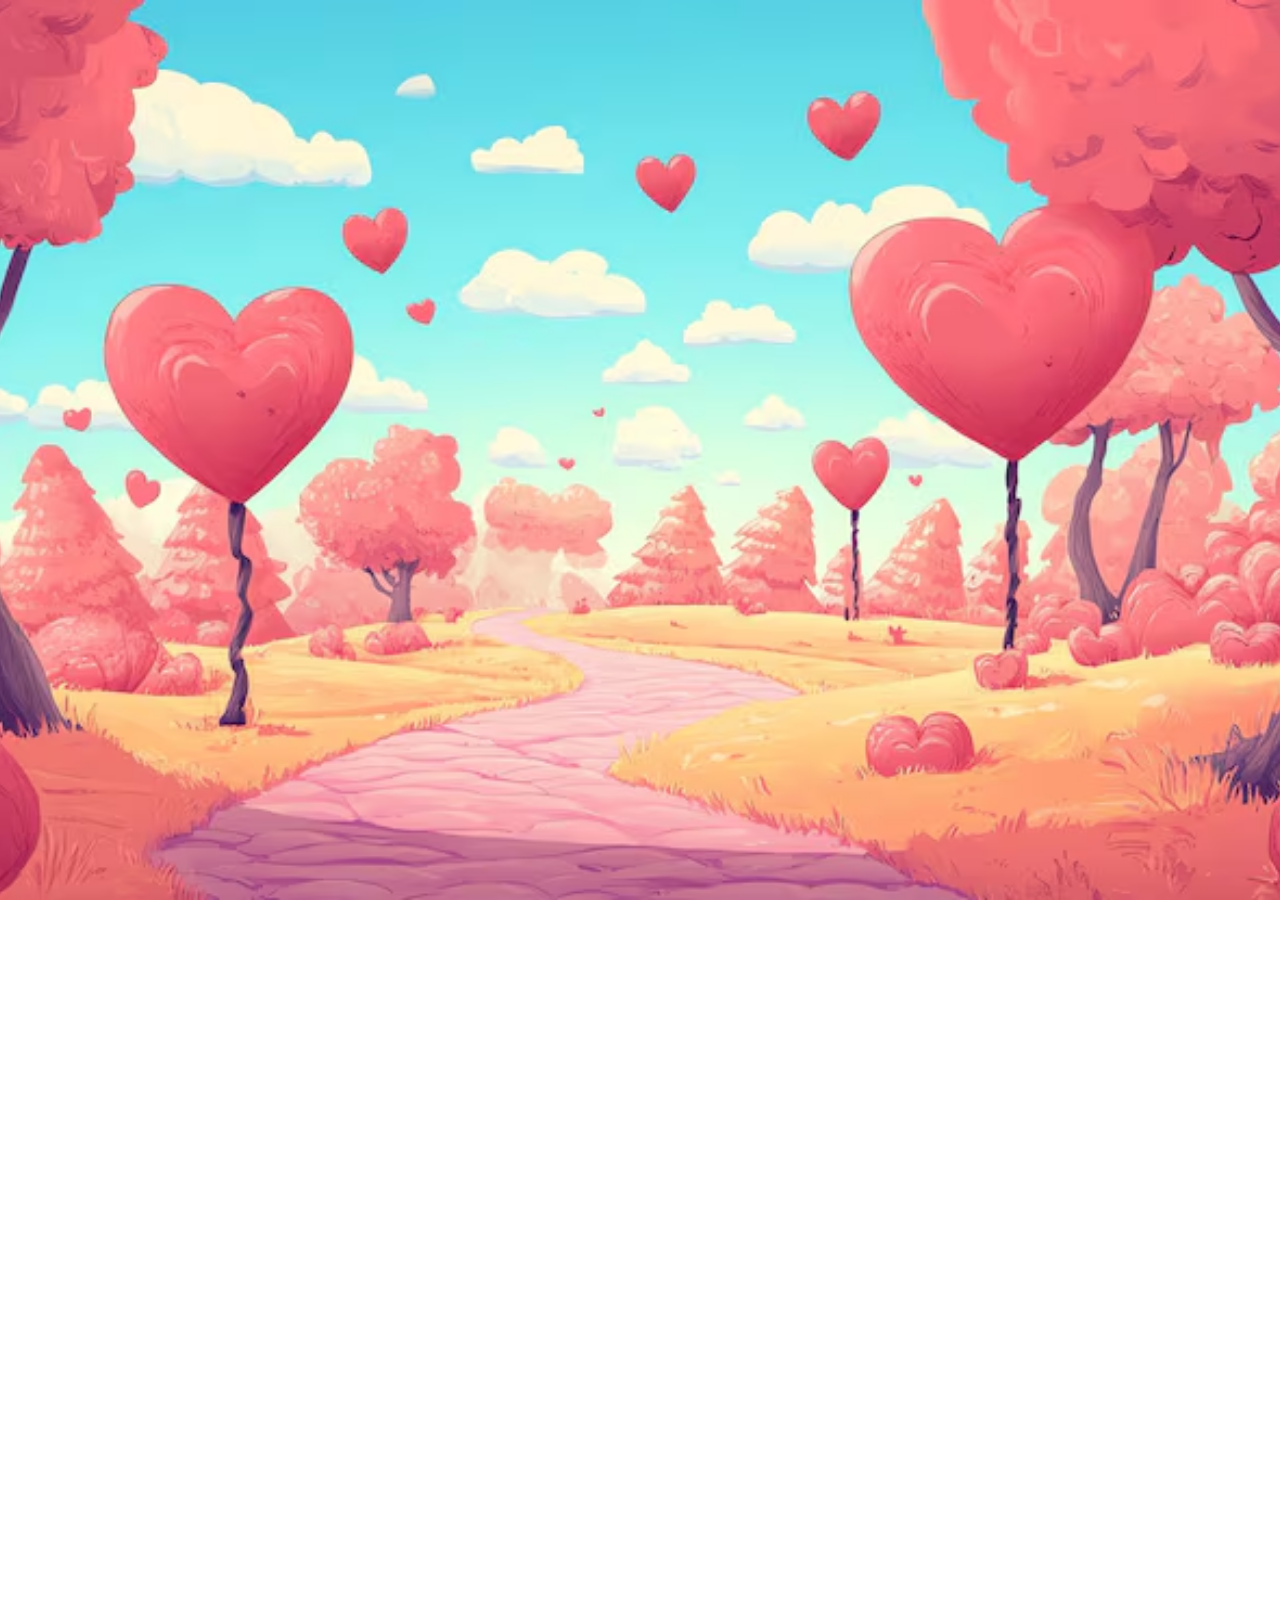
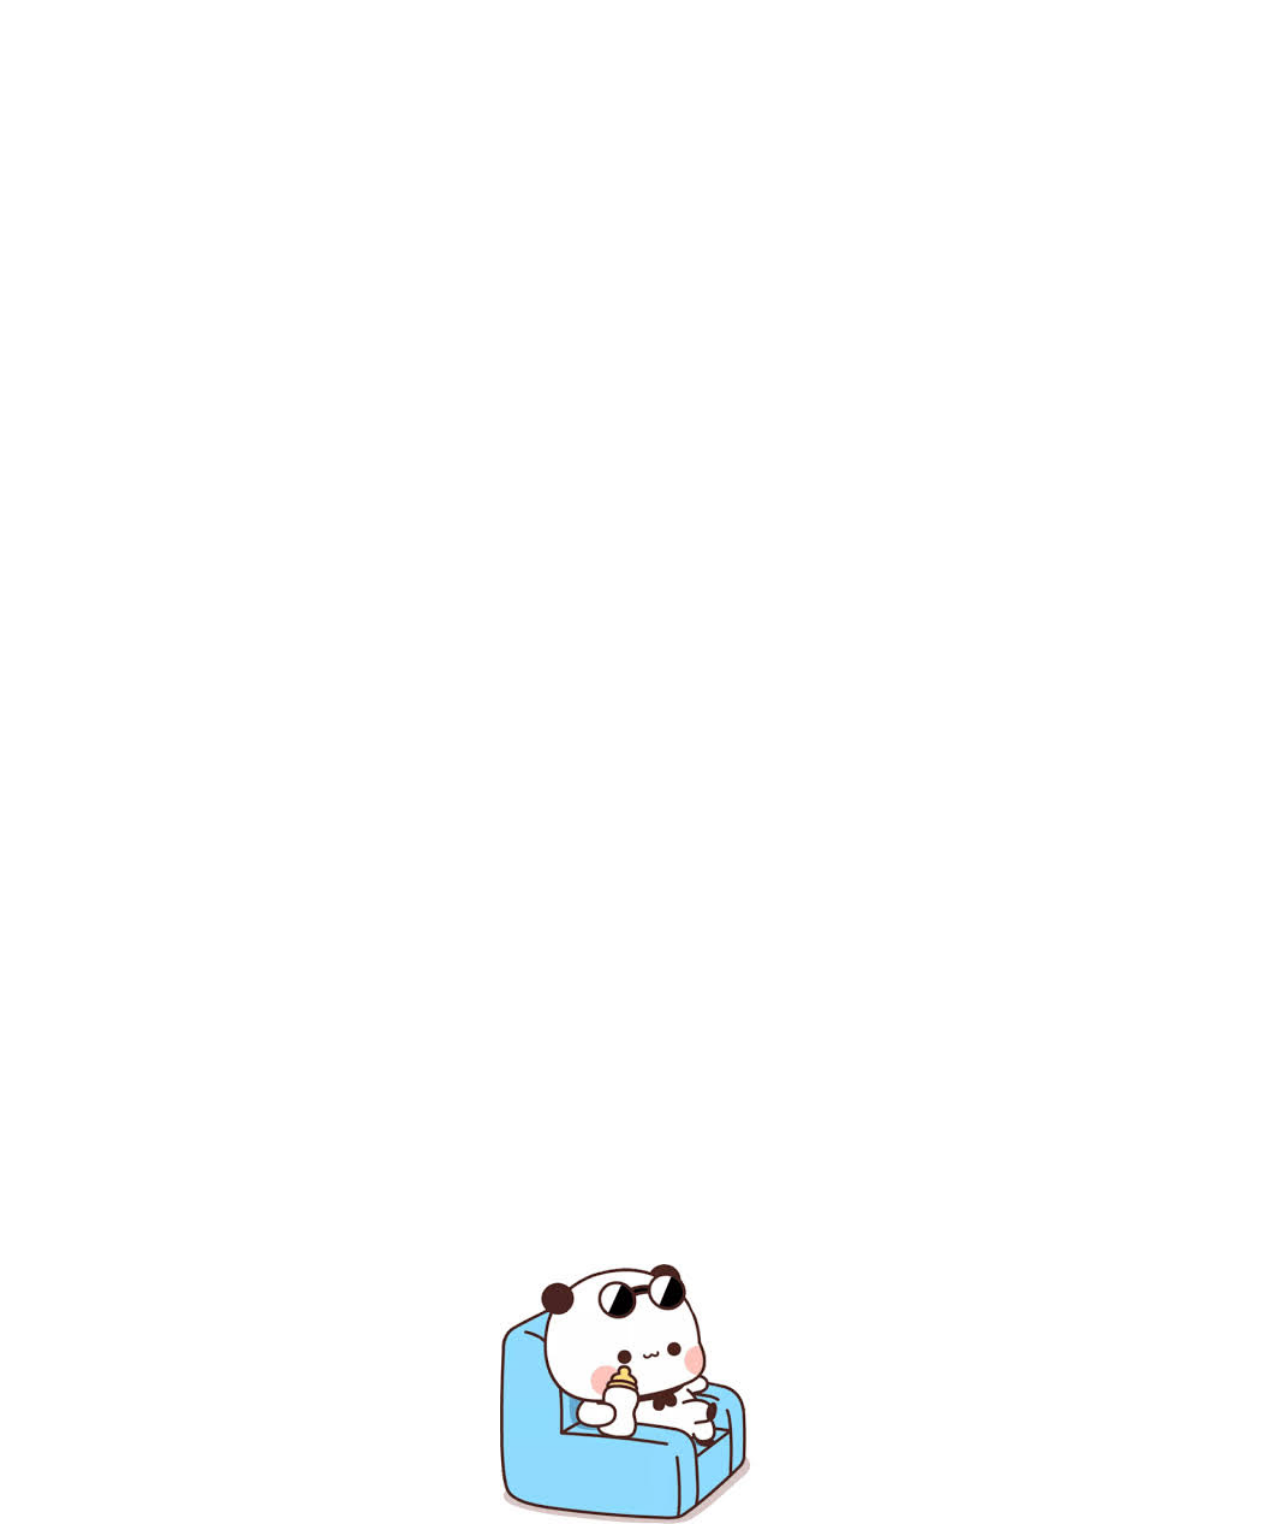
<file: index.html>
<!DOCTYPE html>
<html>
<head>
  <title>For You ❤️</title>
  <link rel="stylesheet" href="style.css">
</head>

<body>

  <div class="scene" onclick="nextDialogue()">
    <div class="speech-bubble" id="bubble">
      Hi! Himu 🐼<br>
      Click anywhere to continue 💕
    </div>

    <img src="bubu.jpeg" alt="Bubu the Panda" class="panda">
  </div>

  <!-- 🌹 Start Game Button (hidden initially) -->
  <button
    id="startGameBtn"
    class="start-btn"
    onclick="location.href='rose-game.html'"
    style="display:none;"
  >
    🌹 Start Rose Day Game
  </button>

  <!-- ✅ JS AT THE BOTTOM -->
  <script>
    const dialogues = [
      "Hi! Himu 🐼<br>Click anywhere to continue 💕",
      "I have valentine week hunt for you 👀💖",
      "Complete every challenge to get your reward 🥹",
      "Lessgoooo 😳🔥",
      "Happy Valentine’s 💍💖"
    ];

    let index = 0;
    const bubble = document.getElementById("bubble");
    const startBtn = document.getElementById("startGameBtn");

    function nextDialogue() {
      index++;

      if (index < dialogues.length) {
        bubble.innerHTML = dialogues[index];
      }

      // 🌟 SHOW BUTTON AFTER LAST MESSAGE
      if (dialogues[index] === "Happy Valentine’s 💍💖") {
        startBtn.style.display = "inline-block";
      }
    }
  </script>

</body>
</html>
</file>
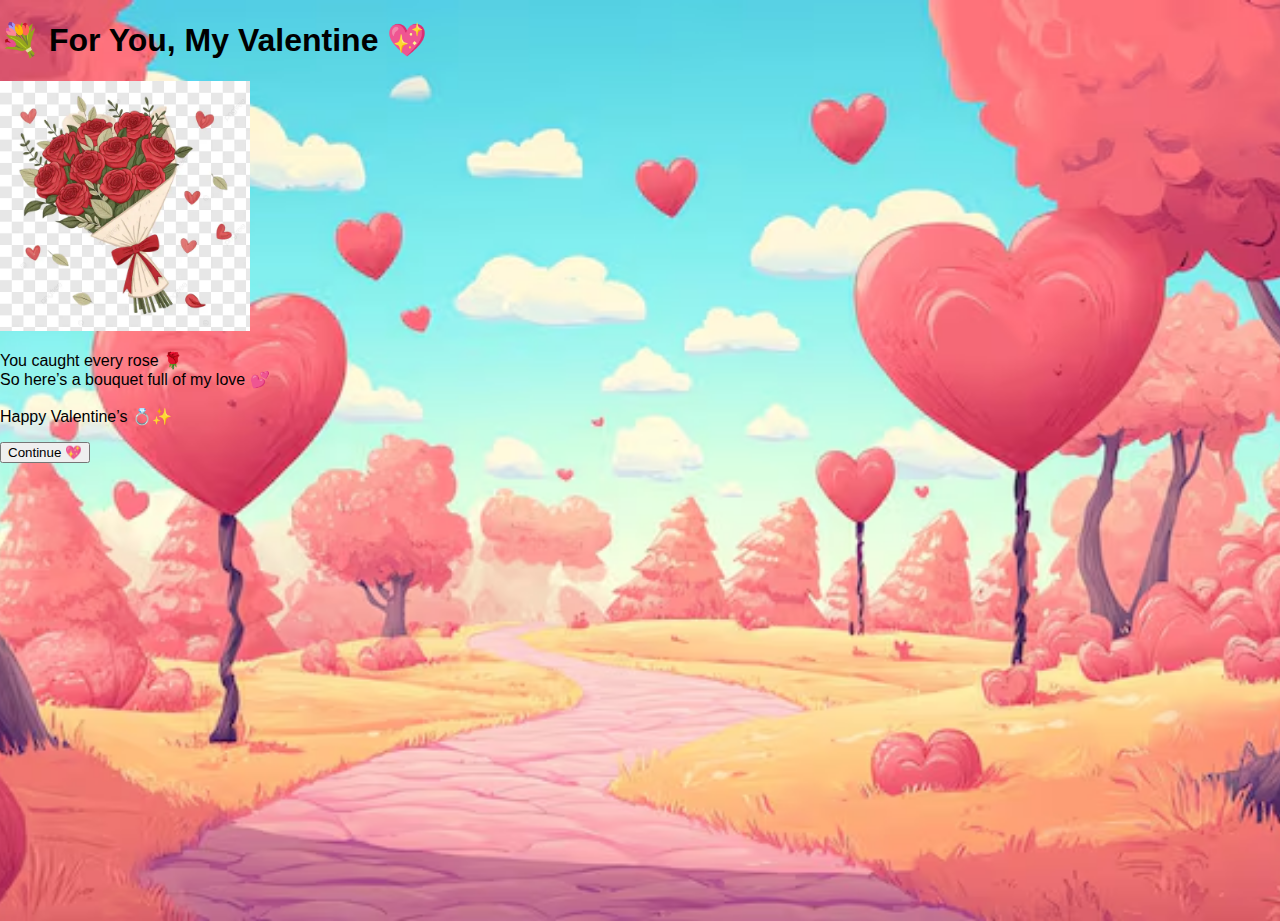
<file: bouquet.html>
<!DOCTYPE html>
<html lang="en">
<head>
  <meta charset="UTF-8">
  <title>A Bouquet for You 💐</title>
  <link rel="stylesheet" href="style.css">
</head>

<body class="bouquet-page">

  <div class="bouquet-container">
    <h1>💐 For You, My Valentine 💖</h1>

    <img
  src="rose1.png"
  alt="Bouquet for you"
  class="bouquet-img"
/>

    <p class="bouquet-text">
      You caught every rose 🌹<br>
      So here’s a bouquet full of my love 💕<br><br>
      Happy Valentine’s 💍✨
    </p>

    <button class="next-btn" onclick="goNext()">
      Continue 💖
    </button>
  </div>

  <script>
  function goNext() {
    window.location.href = "propose-day.html";
  }
</script>


</body>
</html>
</file>
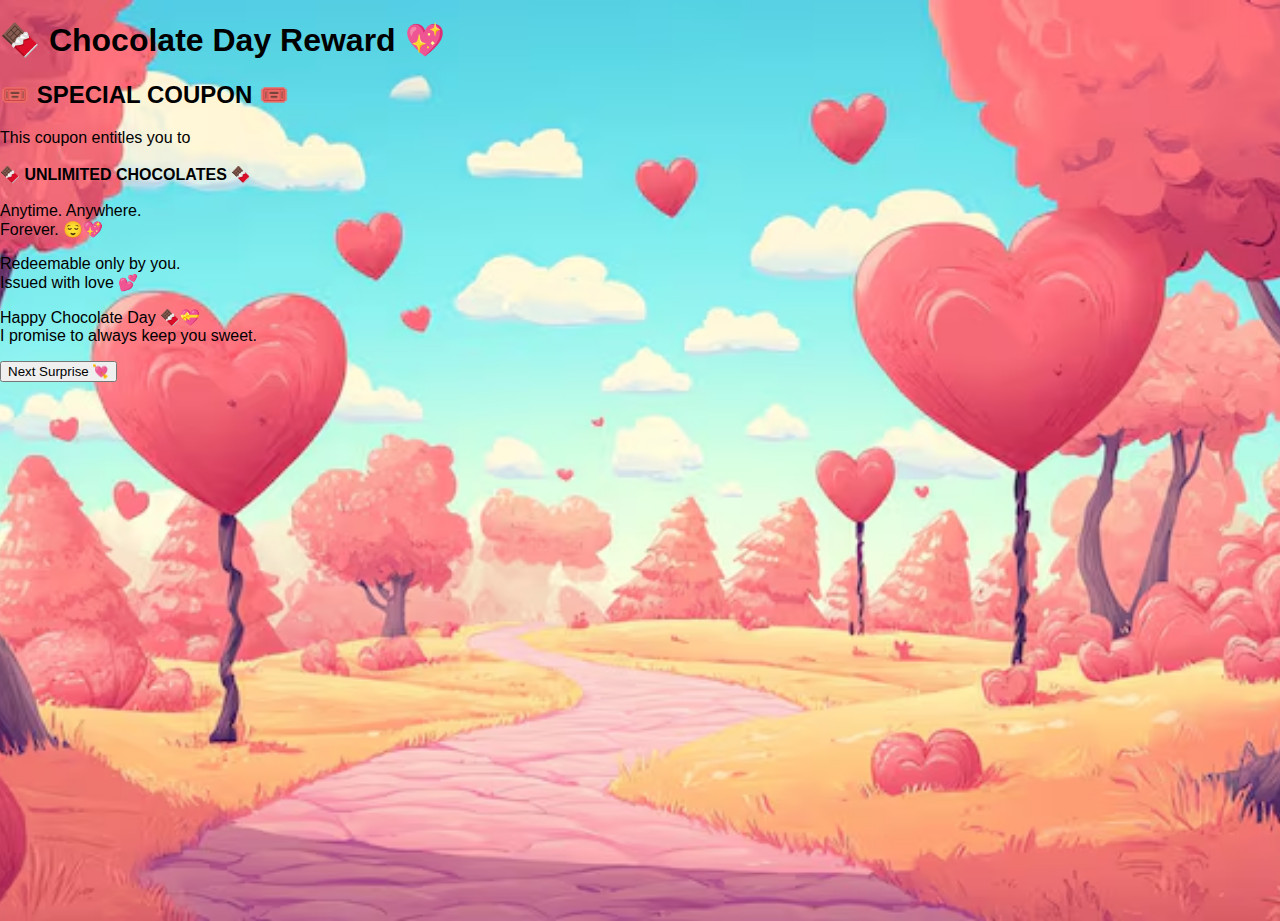
<file: chocolate-reward.html>
<!DOCTYPE html>
<html lang="en">
<head>
  <meta charset="UTF-8">
  <title>Chocolate Day Reward 🍫</title>
  <link rel="stylesheet" href="style.css">
</head>

<body class="reward-page">

  <div class="coupon">
    <h1>🍫 Chocolate Day Reward 💖</h1>

    <div class="coupon-box">
      <h2>🎟️ SPECIAL COUPON 🎟️</h2>

      <p class="coupon-text">
        This coupon entitles you to<br><br>
        <strong>🍫 UNLIMITED CHOCOLATES 🍫</strong><br><br>
        Anytime. Anywhere.<br>
        Forever. 😌💖
      </p>

      <p class="small-text">
        Redeemable only by you.<br>
        Issued with love 💕
      </p>
    </div>

    <p class="love-note">
      Happy Chocolate Day 🍫💝<br>
      I promise to always keep you sweet.
    </p>

    <button class="next-btn" onclick="goNext()">
      Next Surprise 💘
    </button>
  </div>

<script>
  function goNext() {
    window.location.href = "index.html"; 
    // change later (Propose Day / Teddy Day etc.)
  }
</script>

</body>
</html>
</file>
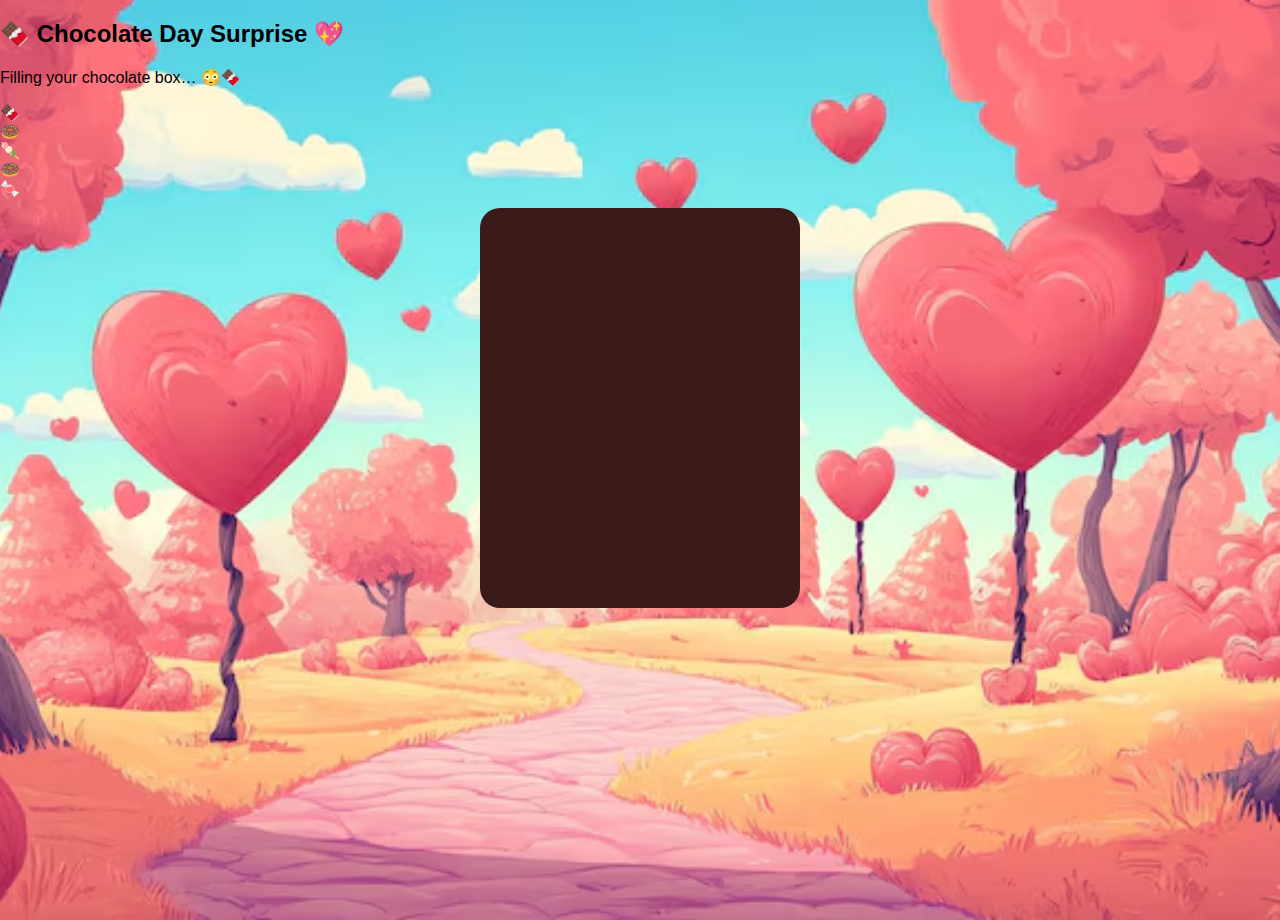
<file: chocolate.html>
<!DOCTYPE html>
<html lang="en">
<head>
  <meta charset="UTF-8">
  <title>Chocolate Day 🍫</title>
  <link rel="stylesheet" href="style.css">
</head>

<body class="choco-page">

  <h2>🍫 Chocolate Day Surprise 💖</h2>
  <p id="instruction">Filling your chocolate box… 😳🍫</p>

  <!-- Falling area -->
  <div class="fall-area" id="fallArea"></div>

  <!-- Container -->
  <div class="choco-container" id="chocoBox"></div>

  <p id="scoreText"></p>

  <button id="nextBtn" style="display:none;" onclick="goNext()">
    Claim Reward 💝
  </button>

<script>
  const fallArea = document.getElementById("fallArea");
  const box = document.getElementById("chocoBox");
  const instruction = document.getElementById("instruction");
  const scoreText = document.getElementById("scoreText");
  const nextBtn = document.getElementById("nextBtn");

  const chocoTypes = ["🍫", "🍬", "🍪", "🍩", "🍡"];
  const TOTAL_HEARTS = 5;

  let chocolates = [];
  let heartsFound = 0;

  // 🍫 Drop chocolates freely
  function dropChocolate() {
  const choco = document.createElement("div");
  choco.className = "falling-choco";
  choco.innerText =
    chocoTypes[Math.floor(Math.random() * chocoTypes.length)];

  // random horizontal position while falling
  choco.style.left = Math.random() * 280 + "px";

  fallArea.appendChild(choco);

  // ⬇️ THIS IS WHERE box.appendChild() GOES
  choco.addEventListener("animationend", () => {
    fallArea.removeChild(choco);

    // turn it into a settled chocolate
    choco.className = "choco";

    // 🔀 RANDOM POSITION INSIDE BOX (for overlap)
    choco.style.left = Math.random() * (box.clientWidth - 30) + "px";
    choco.style.top = Math.random() * (box.clientHeight - 30) + "px";
    choco.style.zIndex = Math.floor(Math.random() * 50);
    
    const scale = Math.random() * 0.4 + 0.8;
    choco.style.transform = `scale(${scale})`;

    // ✅ ADD TO CONTAINER HERE
    box.appendChild(choco);

    chocolates.push(choco);

    if (chocolates.length >= 140) {
      startGame();
    }
  });
}


  const fallInterval = setInterval(dropChocolate, 120);

  // ❤️ Start game
  function startGame() {
    clearInterval(fallInterval);
    instruction.innerText = "Find the heart chocolates 💖🍫";

    // Hide falling area
    fallArea.style.display = "none";

    // Convert random chocolates to hearts
    for (let i = 0; i < TOTAL_HEARTS; i++) {
      const randomIndex = Math.floor(Math.random() * chocolates.length);
      chocolates[randomIndex].innerText = "❤️";
      chocolates[randomIndex].classList.add("heart");
    }

    chocolates.forEach(choco => {
      choco.onclick = () => {
        if (choco.classList.contains("heart")) {
          choco.innerText = "✨";
          choco.onclick = null;
          heartsFound++;

          scoreText.innerText =
            `Hearts found: ${heartsFound} / ${TOTAL_HEARTS}`;

          if (heartsFound === TOTAL_HEARTS) {
            instruction.innerHTML = "🍫💖 You found them all!";
            nextBtn.style.display = "inline-block";
          }
        }
      };
    });
  }

  function goNext() {
    window.location.href = "chocolate-reward.html";
  }
</script>

</body>
</html>
</file>
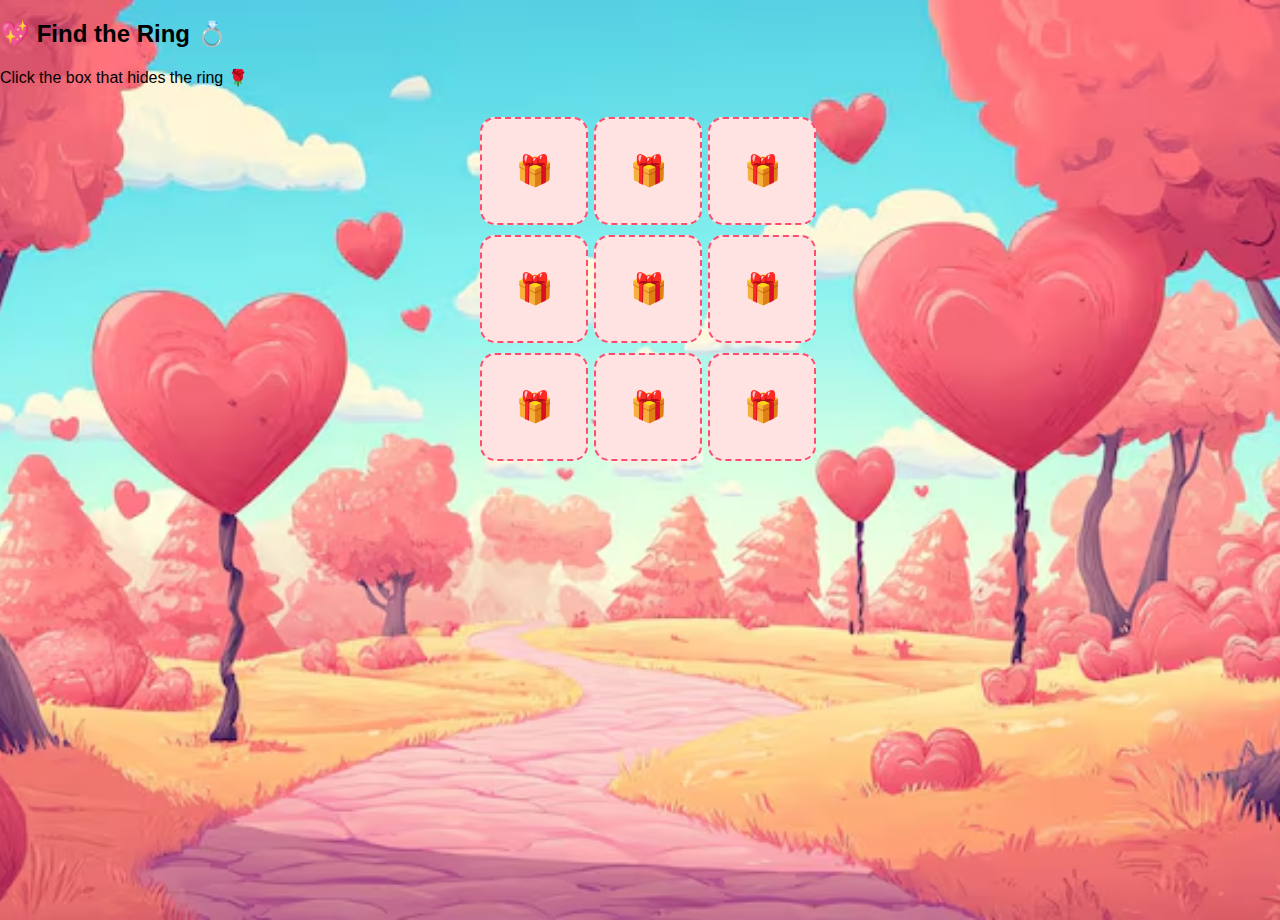
<file: propose-day.html>
<!DOCTYPE html>
<html lang="en">
<head>
  <meta charset="UTF-8">
  <title>Find the Ring 💍</title>
  <link rel="stylesheet" href="style.css">
</head>
<body class="ring-page">

  <h2>💖 Find the Ring 💍</h2>
  <p id="hint">Click the box that hides the ring 🌹</p>

  <div class="ring-game" id="game">
    <!-- Boxes will appear here -->
  </div>

  <p id="result"></p>

  <script>
    const game = document.getElementById("game");
    const result = document.getElementById("result");

    const totalBoxes = 9;
    const ringIndex = Math.floor(Math.random() * totalBoxes);

    for (let i = 0; i < totalBoxes; i++) {
      const box = document.createElement("div");
      box.className = "ring-box";
      box.innerText = "🎁";

      box.onclick = () => {
        if (i === ringIndex) {
          box.innerText = "💍";
          result.innerHTML = `
            🎉 You found it! 🎉<br><br>
            I knew you’d find my ring…<br>
            Will you be mine forever? 💖💍
          `;
          const continueBtn = document.createElement("button");
        continueBtn.innerText = "Continue ➡️";
        continueBtn.className = "continue-button";
        continueBtn.onclick = () => {
          window.location.href = "chocolate.html"; // redirect to Chocolate Day
        };
        result.appendChild(document.createElement("br")); // spacing
        result.appendChild(continueBtn);
        } else {
          box.innerText = "❌";
          box.style.pointerEvents = "none"; // prevent multiple clicks
        }
      };

      game.appendChild(box);
    }
  </script>

</body>
</html>
</file>
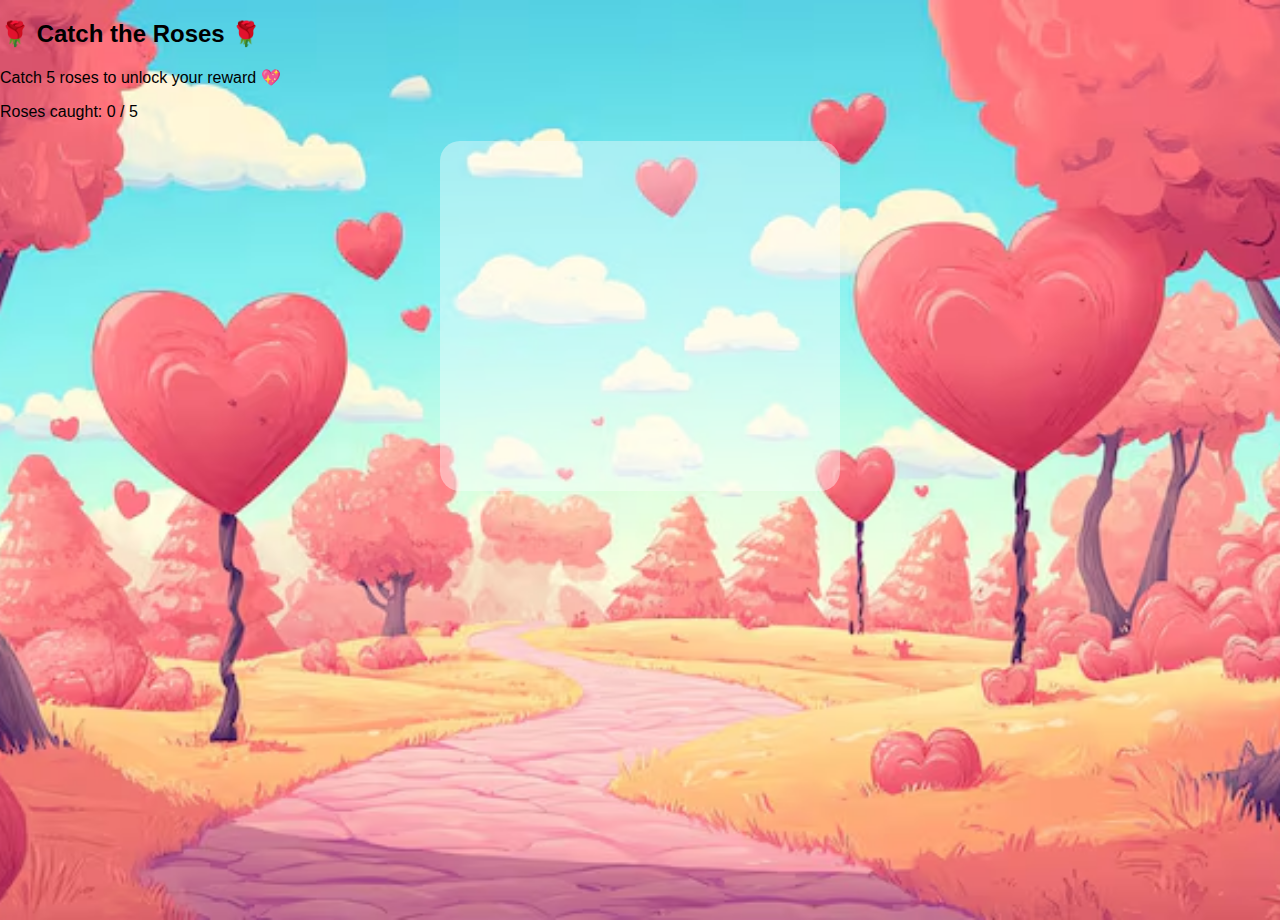
<file: rose-game.html>
<!DOCTYPE html>
<html lang="en">
<head>
  <meta charset="UTF-8">
  <title>Catch the Roses 🌹</title>
  <link rel="stylesheet" href="style.css">
</head>
<body>

  <div class="rose-catch-game">
    <h2>🌹 Catch the Roses 🌹</h2>
    <p>Catch 5 roses to unlock your reward 💖</p>

    <p id="score">Roses caught: 0 / 5</p>

    <div id="gameArea"></div>

    <p id="rewardText"></p>

    <!-- Optional next button -->
    <button id="nextBtn" style="display:none;" onclick="goNext()">
      Next 💕
    </button>
  </div>

  <script>
  let score = 0;
  const gameArea = document.getElementById("gameArea");
  const scoreText = document.getElementById("score");
  const rewardText = document.getElementById("rewardText");
  const nextBtn = document.getElementById("nextBtn");

  const flowers = ["🌹", "🌼", "🌷", "🌺", "💐"];

  function createFlower() {
    if (score >= 5) return;

    const flower = document.createElement("div");
    flower.classList.add("rose");

    // Random flower
    const randomFlower =
      flowers[Math.floor(Math.random() * flowers.length)];
    flower.innerText = randomFlower;

    flower.style.left =
      Math.random() * (gameArea.offsetWidth - 40) + "px";

    flower.onclick = () => {
      if (randomFlower === "🌹") {
        score++;
        scoreText.innerText = `Roses caught: ${score} / 5`;

        if (score === 5) {
          rewardText.innerHTML =
            "🎉 You caught only roses 🌹💖<br>Reward unlocked!";
          nextBtn.style.display = "inline-block";
        }
      } else {
        rewardText.innerHTML =
          "❌ Oops! Only roses count 🌹😅";
      }

      flower.remove();
    };

    gameArea.appendChild(flower);

    setTimeout(() => {
      flower.remove();
    }, 4000);
  }

  setInterval(createFlower, 900);
  function goNext() {
  window.location.href = "bouquet.html";
    }

</script>


</body>
</html>
</file>
<file: style.css>
body {
  margin: 0;
  min-height: 100vh; /* Changed from height to min-height */
  background-image: url("bg.avif");
  background-size: cover;
  background-position: center;
  background-repeat: no-repeat;
  overflow-x: hidden; /* Prevents side-scrolling on mobile */
  font-family: 'Poppins', sans-serif;
}

/* --- Scene & Panda (The Mobile Fix) --- */
.scene {
  /* This creates a flexible box that fills the whole screen */
  display: flex;
  flex-direction: column; /* Stacks bubble and panda vertically */
  justify-content: center; /* Centers them vertically */
  align-items: center;     /* Centers them horizontally */
  height: 100vh;           /* Takes up 100% of the screen height */
  width: 100%;
  position: relative;
}

.panda {
  width: 60%;         /* Adjusts size based on phone width */
  max-width: 280px;   /* Prevents it from getting too huge on tablets */
  margin: 0; 
  margin-top: 5000px;/* Removes the old problematic margins */
  display: block;
}

.speech-bubble {
  position: relative; /* Changed from absolute so it sits naturally above Bubu */
  margin-bottom: 20px; /* Space between the text and Bubu */
  background: white;
  padding: 15px 20px;
  border-radius: 20px;
  width: fit-content;
  max-width: 80%;
  box-shadow: 0 8px 20px rgba(0,0,0,0.2);
  font-size: 16px;
  z-index: 10;
}
/* --- Games & Containers --- */
#gameArea {
  position: relative;
  width: 90%; /* Responsive width */
  max-width: 400px;
  height: 350px;
  margin: 20px auto;
  overflow: hidden;
  border-radius: 20px;
  background: rgba(255, 255, 255, 0.4);
}

/* Chocolate container fix */
.choco-container {
  position: relative;
  width: 90%;
  max-width: 320px;
  height: 400px;
  margin: 10px auto;
  background: #3b1a1a;
  border-radius: 20px;
}

/* --- Grid Fix for Ring Game --- */
.ring-game {
  display: grid;
  grid-template-columns: repeat(3, 1fr); /* Uses 3 equal columns */
  grid-gap: 10px;
  max-width: 320px;
  margin: 30px auto;
}

.ring-box {
  width: 100%; /* Boxes will resize based on screen width */
  aspect-ratio: 1 / 1; /* Keeps them square */
  background: #ffe3e3;
  border: 2px dashed #ff4d6d;
  border-radius: 15px;
  font-size: 30px;
  display: flex;
  align-items: center;
  justify-content: center;
}

/* --- Bouquet Page --- */
.bouquet-img {
  width: 60%;
  max-width: 250px;
  height: auto;
}

/* --- Media Query for tiny phones --- */
@media (max-width: 350px) {
  .speech-bubble {
    font-size: 14px;
  }
  .ring-box {
    font-size: 24px;
  }
}
</file>
